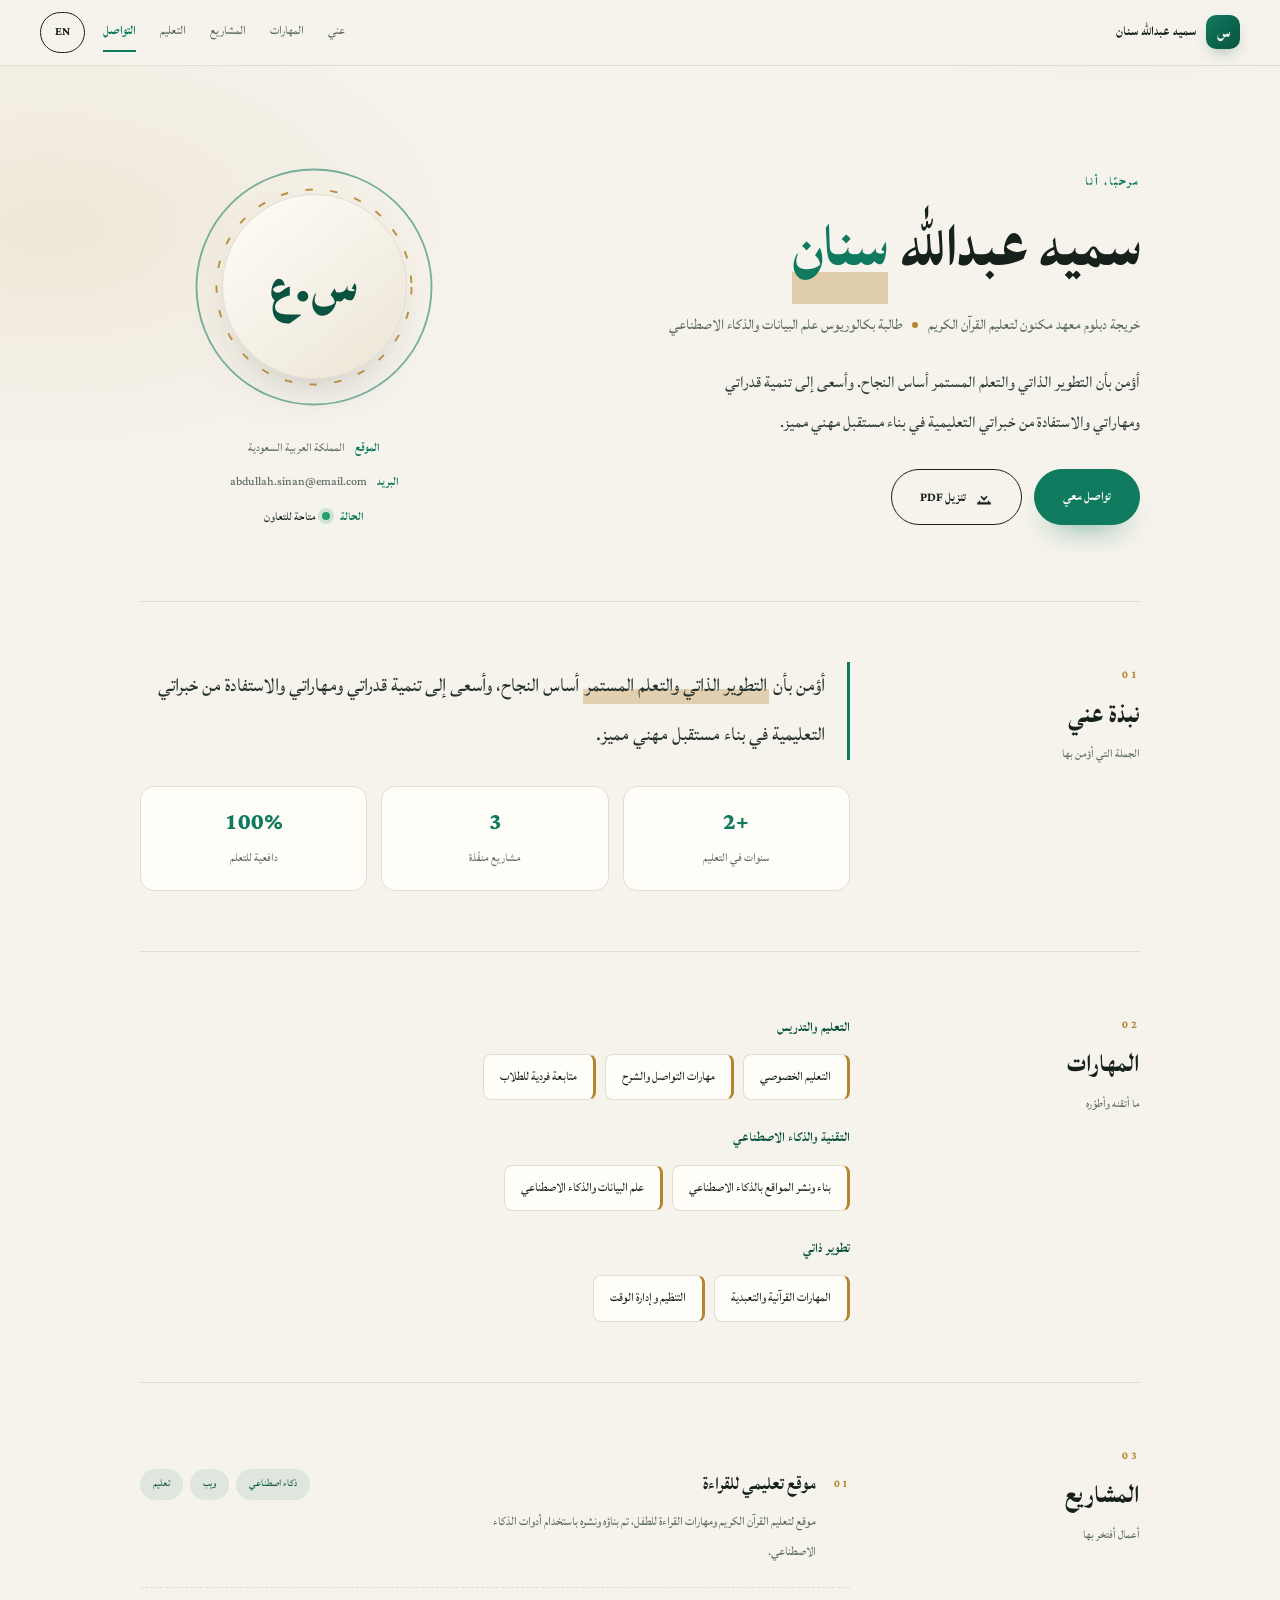
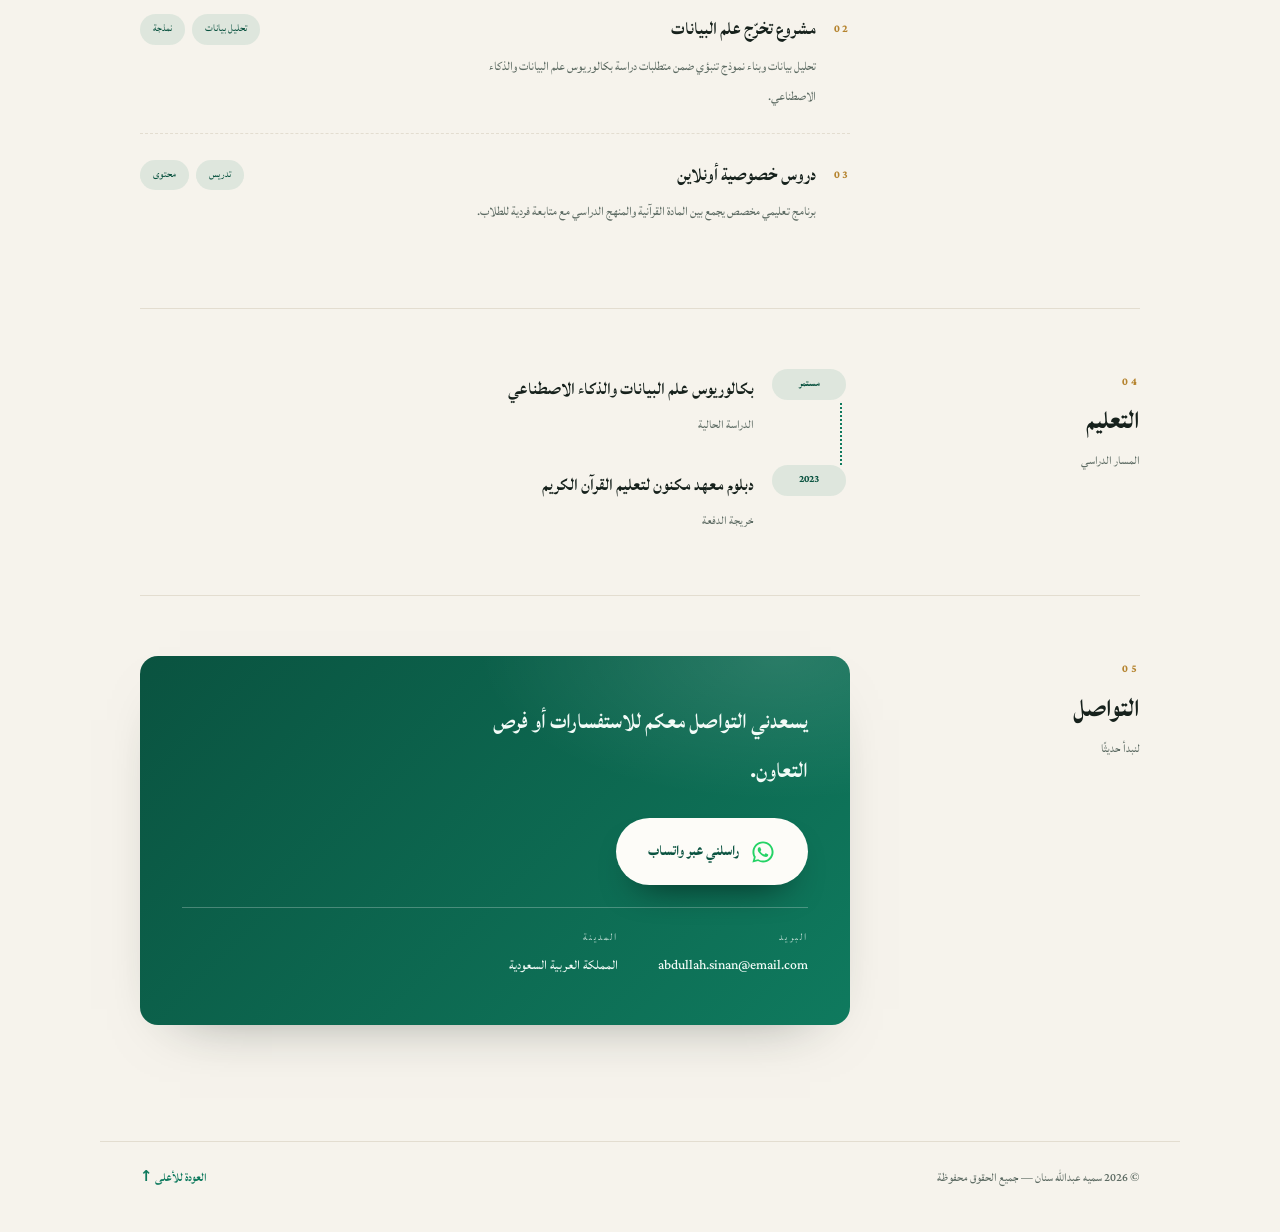
<file: index.html>
<!DOCTYPE html>
<html lang="ar" dir="rtl">
<head>
  <meta charset="UTF-8">
  <meta name="viewport" content="width=device-width, initial-scale=1.0">
  <meta name="description" content="سميه عبدالله سنان — خريجة دبلوم معهد مكنون لتعليم القرآن الكريم، طالبة بكالوريوس علم البيانات والذكاء الاصطناعي">
  <title>سميه عبدالله سنان | سيرة ذاتية</title>
  <link rel="preconnect" href="https://fonts.googleapis.com">
  <link rel="preconnect" href="https://fonts.gstatic.com" crossorigin>
  <link href="https://fonts.googleapis.com/css2?family=Lateef:wght@300;400;500;600;700;800&display=swap" rel="stylesheet">
  <link rel="stylesheet" href="style.css">
</head>
<body>

  <div class="progress" id="progress" aria-hidden="true"></div>

  <!-- ===== الشريط العلوي ===== -->
  <header class="topbar" id="topbar">
    <a class="brand" href="#top">
      <span class="brand-mark">س</span>
      <span class="brand-name">سميه عبدالله سنان</span>
    </a>

    <nav class="nav" aria-label="التنقل الرئيسي">
      <a href="#about">عني</a>
      <a href="#skills">المهارات</a>
      <a href="#projects">المشاريع</a>
      <a href="#education">التعليم</a>
      <a href="#contact">التواصل</a>
    </nav>

    <a class="lang" href="en.html" hreflang="en" lang="en" dir="ltr">EN</a>
  </header>

  <main id="top">

    <!-- ===== الاسم والعنوان المهني ===== -->
    <section class="hero">
      <div class="hero-copy reveal">
        <p class="eyebrow">مرحبًا، أنا</p>
        <h1>سميه عبدالله <span class="accent">سنان</span></h1>
        <p class="role">
          خريجة دبلوم معهد مكنون لتعليم القرآن الكريم
          <span class="sep" aria-hidden="true"></span>
          طالبة بكالوريوس علم البيانات والذكاء الاصطناعي
        </p>
        <p class="lead">
          أؤمن بأن التطوير الذاتي والتعلم المستمر أساس النجاح. وأسعى إلى تنمية قدراتي
          ومهاراتي والاستفادة من خبراتي التعليمية في بناء مستقبل مهني مميز.
        </p>
        <div class="hero-actions">
          <a href="#contact" class="btn btn-solid">تواصل معي</a>
          <button type="button" class="btn btn-line" onclick="window.print()">
            <svg viewBox="0 0 24 24" aria-hidden="true"><path fill="currentColor" d="M12 3v10.6l3.3-3.3 1.4 1.4L12 17.4l-4.7-5.7 1.4-1.4L12 13.6V3h0zM5 19v-2h2v2h10v-2h2v2h2v3H3v-3h2z"/></svg>
            تنزيل PDF
          </button>
        </div>
      </div>

      <div class="hero-art reveal" aria-hidden="true">
        <div class="monogram">
          <span>س.ع</span>
          <svg class="ring" viewBox="0 0 200 200">
            <circle cx="100" cy="100" r="94" />
            <circle cx="100" cy="100" r="78" class="dash" />
          </svg>
        </div>
        <ul class="hero-meta">
          <li><span>الموقع</span> المملكة العربية السعودية</li>
          <li><span>البريد</span> abdullah.sinan@email.com</li>
          <li><span>الحالة</span> <em class="dot-live">متاحة للتعاون</em></li>
        </ul>
      </div>
    </section>

    <!-- ===== جملة تعريف ===== -->
    <section class="sec" id="about">
      <div class="sec-head reveal">
        <span class="sec-index">01</span>
        <h2>نبذة عني</h2>
        <p>الجملة التي أؤمن بها</p>
      </div>
      <div class="sec-body reveal">
        <blockquote class="quote">
          أؤمن بأن <mark>التطوير الذاتي والتعلم المستمر</mark> أساس النجاح، وأسعى إلى
          تنمية قدراتي ومهاراتي والاستفادة من خبراتي التعليمية في بناء مستقبل مهني مميز.
        </blockquote>
        <div class="facts">
          <div class="fact"><strong>+2</strong><span>سنوات في التعليم</span></div>
          <div class="fact"><strong>3</strong><span>مشاريع منفّذة</span></div>
          <div class="fact"><strong>100%</strong><span>دافعية للتعلم</span></div>
        </div>
      </div>
    </section>

    <!-- ===== المهارات ===== -->
    <section class="sec" id="skills">
      <div class="sec-head reveal">
        <span class="sec-index">02</span>
        <h2>المهارات</h2>
        <p>ما أتقنه وأطوّره</p>
      </div>
      <div class="sec-body reveal">
        <div class="skill-groups">
          <div class="skill-group">
            <h3>التعليم والتدريس</h3>
            <ul class="chips">
              <li>التعليم الخصوصي</li>
              <li>مهارات التواصل والشرح</li>
              <li>متابعة فردية للطلاب</li>
            </ul>
          </div>
          <div class="skill-group">
            <h3>التقنية والذكاء الاصطناعي</h3>
            <ul class="chips">
              <li>بناء ونشر المواقع بالذكاء الاصطناعي</li>
              <li>علم البيانات والذكاء الاصطناعي</li>
            </ul>
          </div>
          <div class="skill-group">
            <h3>تطوير ذاتي</h3>
            <ul class="chips">
              <li>المهارات القرآنية والتعبدية</li>
              <li>التنظيم وإدارة الوقت</li>
            </ul>
          </div>
        </div>
      </div>
    </section>

    <!-- ===== المشاريع ===== -->
    <section class="sec" id="projects">
      <div class="sec-head reveal">
        <span class="sec-index">03</span>
        <h2>المشاريع</h2>
        <p>أعمال أفتخر بها</p>
      </div>
      <div class="sec-body reveal">
        <ol class="works">
          <li class="work">
            <span class="work-no">01</span>
            <div class="work-main">
              <h3>موقع تعليمي للقراءة</h3>
              <p>موقع لتعليم القرآن الكريم ومهارات القراءة للطفل، تم بناؤه ونشره باستخدام أدوات الذكاء الاصطناعي.</p>
            </div>
            <ul class="tags">
              <li>ذكاء اصطناعي</li>
              <li>ويب</li>
              <li>تعليم</li>
            </ul>
          </li>
          <li class="work">
            <span class="work-no">02</span>
            <div class="work-main">
              <h3>مشروع تخرّج علم البيانات</h3>
              <p>تحليل بيانات وبناء نموذج تنبؤي ضمن متطلبات دراسة بكالوريوس علم البيانات والذكاء الاصطناعي.</p>
            </div>
            <ul class="tags">
              <li>تحليل بيانات</li>
              <li>نمذجة</li>
            </ul>
          </li>
          <li class="work">
            <span class="work-no">03</span>
            <div class="work-main">
              <h3>دروس خصوصية أونلاين</h3>
              <p>برنامج تعليمي مخصص يجمع بين المادة القرآنية والمنهج الدراسي مع متابعة فردية للطلاب.</p>
            </div>
            <ul class="tags">
              <li>تدريس</li>
              <li>محتوى</li>
            </ul>
          </li>
        </ol>
      </div>
    </section>

    <!-- ===== التعليم ===== -->
    <section class="sec" id="education">
      <div class="sec-head reveal">
        <span class="sec-index">04</span>
        <h2>التعليم</h2>
        <p>المسار الدراسي</p>
      </div>
      <div class="sec-body reveal">
        <ol class="edu">
          <li>
            <span class="edu-year">مستمر</span>
            <div>
              <h3>بكالوريوس علم البيانات والذكاء الاصطناعي</h3>
              <p>الدراسة الحالية</p>
            </div>
          </li>
          <li>
            <span class="edu-year">2023</span>
            <div>
              <h3>دبلوم معهد مكنون لتعليم القرآن الكريم</h3>
              <p>خريجة الدفعة</p>
            </div>
          </li>
        </ol>
      </div>
    </section>

    <!-- ===== التواصل ===== -->
    <section class="sec sec-contact" id="contact">
      <div class="sec-head reveal">
        <span class="sec-index">05</span>
        <h2>التواصل</h2>
        <p>لنبدأ حديثًا</p>
      </div>
      <div class="sec-body reveal">
        <div class="cta">
          <h3>يسعدني التواصل معكم للاستفسارات أو فرص التعاون.</h3>
          <a class="whatsapp" href="https://wa.me/966500000000" target="_blank" rel="noopener">
            <svg viewBox="0 0 32 32" aria-hidden="true"><path fill="currentColor" d="M16.003 3C8.83 3 3 8.83 3 16c0 2.3.62 4.46 1.7 6.33L3 29l6.85-1.78A12.94 12.94 0 0 0 16.003 29C23.18 29 29 23.17 29 16S23.18 3 16.003 3zm0 23.6c-2 0-3.86-.54-5.48-1.5l-.39-.23-4.07 1.06 1.08-3.97-.26-.41A10.57 10.57 0 0 1 5.4 16c0-5.86 4.76-10.62 10.6-10.62 5.85 0 10.6 4.76 10.6 10.62 0 5.85-4.75 10.6-10.6 10.6zm5.82-7.93c-.32-.16-1.89-.93-2.18-1.04-.29-.11-.5-.16-.72.16-.21.32-.82 1.04-1.01 1.25-.19.21-.37.24-.69.08-.32-.16-1.35-.5-2.57-1.58-.95-.85-1.59-1.9-1.78-2.22-.18-.32-.02-.5.14-.66.14-.14.32-.37.48-.56.16-.19.21-.32.32-.53.11-.21.05-.4-.03-.56-.08-.16-.72-1.74-.99-2.38-.26-.63-.53-.54-.72-.55h-.62c-.21 0-.56.08-.85.4-.29.32-1.11 1.09-1.11 2.65s1.14 3.08 1.3 3.29c.16.21 2.25 3.43 5.44 4.81.76.33 1.35.52 1.81.67.76.24 1.46.21 2.01.13.61-.09 1.89-.77 2.15-1.52.27-.75.27-1.39.19-1.52-.08-.13-.29-.21-.61-.37z"/></svg>
            راسلني عبر واتساب
          </a>
          <dl class="contact-list">
            <div><dt>البريد</dt><dd>abdullah.sinan@email.com</dd></div>
            <div><dt>المدينة</dt><dd>المملكة العربية السعودية</dd></div>
          </dl>
        </div>
      </div>
    </section>

  </main>

  <footer>
    <p>© 2026 سميه عبدالله سنان — جميع الحقوق محفوظة</p>
    <a href="#top">العودة للأعلى ↑</a>
  </footer>

  <script>
    // شريط تقدّم القراءة
    const bar = document.getElementById('progress');
    addEventListener('scroll', () => {
      const d = document.documentElement;
      const p = d.scrollTop / (d.scrollHeight - d.clientHeight) * 100;
      bar.style.width = p + '%';
    }, { passive: true });

    // ظهور تدريجي للعناصر
    const io = new IntersectionObserver(es => es.forEach(e => {
      if (e.isIntersecting) { e.target.classList.add('in'); io.unobserve(e.target); }
    }), { threshold: .15 });
    document.querySelectorAll('.reveal').forEach(el => io.observe(el));

    // إبراز الرابط النشط
    const links = [...document.querySelectorAll('.nav a')];
    const spy = new IntersectionObserver(es => es.forEach(e => {
      if (e.isIntersecting) {
        links.forEach(a => a.classList.toggle('active', a.hash === '#' + e.target.id));
      }
    }), { rootMargin: '-45% 0px -50% 0px' });
    document.querySelectorAll('.sec').forEach(s => spy.observe(s));
  </script>

</body>
</html>
</file>
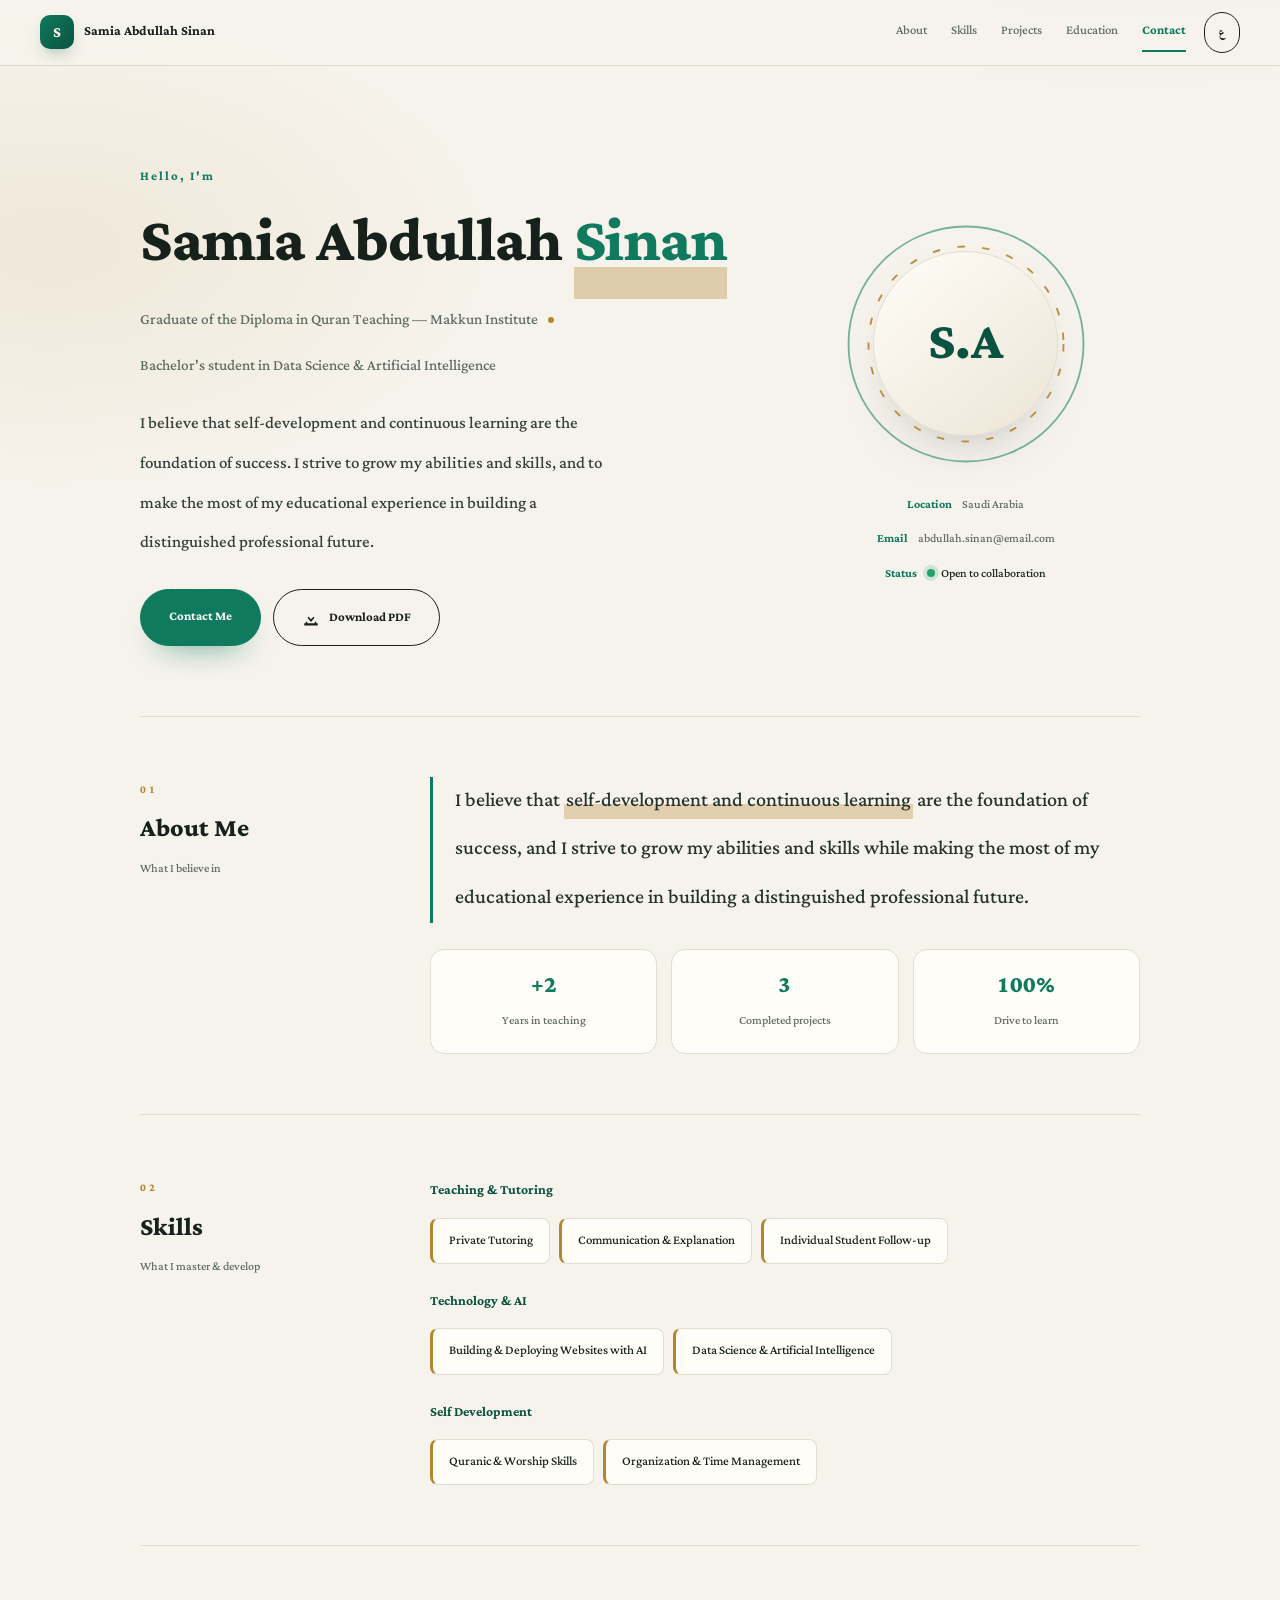
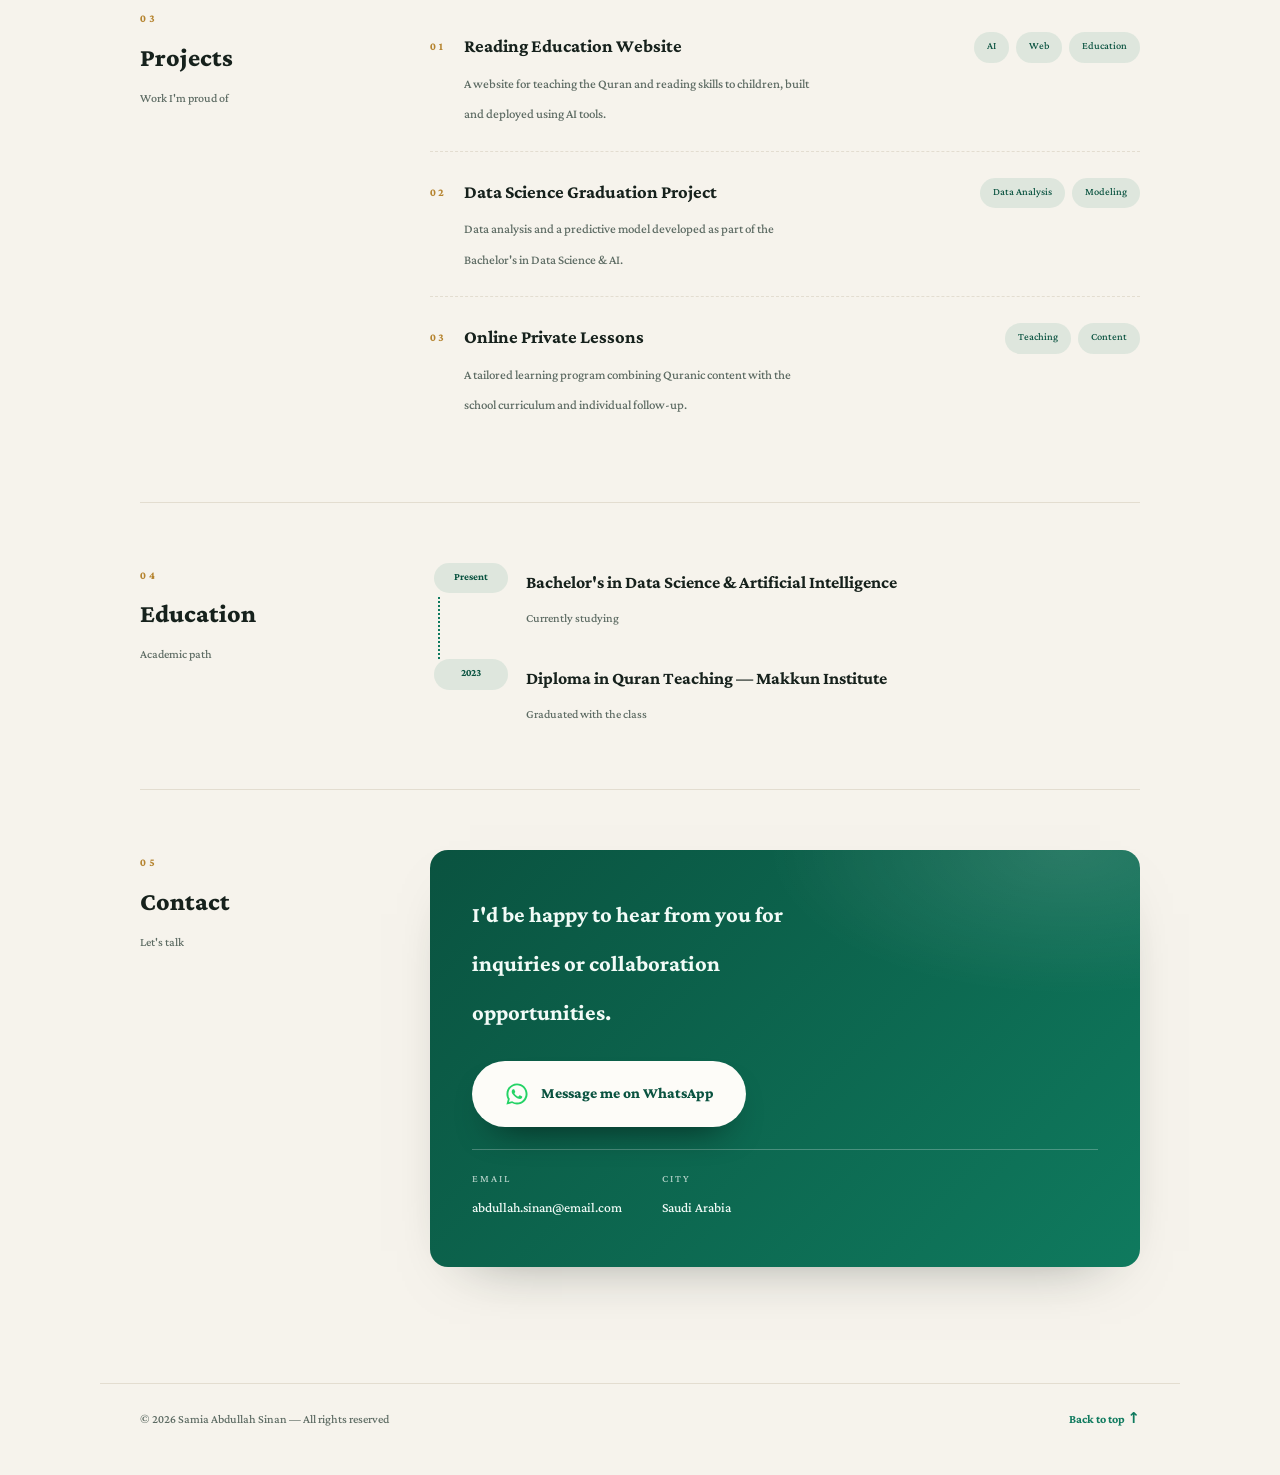
<file: en.html>
<!DOCTYPE html>
<html lang="en" dir="ltr">
<head>
  <meta charset="UTF-8">
  <meta name="viewport" content="width=device-width, initial-scale=1.0">
  <meta name="description" content="Samia Abdullah Sinan — Graduate of the Diploma in Quran Teaching, Makkun Institute. Bachelor's student in Data Science & AI.">
  <title>Samia Abdullah Sinan | Curriculum Vitae</title>
  <link rel="preconnect" href="https://fonts.googleapis.com">
  <link rel="preconnect" href="https://fonts.gstatic.com" crossorigin>
  <link href="https://fonts.googleapis.com/css2?family=Lateef:wght@300;400;500;600;700;800&display=swap" rel="stylesheet">
  <link rel="stylesheet" href="style.css">
</head>
<body>

  <div class="progress" id="progress" aria-hidden="true"></div>

  <!-- ===== Top bar ===== -->
  <header class="topbar" id="topbar">
    <a class="brand" href="#top">
      <span class="brand-mark">S</span>
      <span class="brand-name">Samia Abdullah Sinan</span>
    </a>

    <nav class="nav" aria-label="Main navigation">
      <a href="#about">About</a>
      <a href="#skills">Skills</a>
      <a href="#projects">Projects</a>
      <a href="#education">Education</a>
      <a href="#contact">Contact</a>
    </nav>

    <a class="lang" href="index.html" hreflang="ar" lang="ar" dir="rtl">ع</a>
  </header>

  <main id="top">

    <!-- ===== Name & professional title ===== -->
    <section class="hero">
      <div class="hero-copy reveal">
        <p class="eyebrow">Hello, I'm</p>
        <h1>Samia Abdullah <span class="accent">Sinan</span></h1>
        <p class="role">
          Graduate of the Diploma in Quran Teaching — Makkun Institute
          <span class="sep" aria-hidden="true"></span>
          Bachelor's student in Data Science &amp; Artificial Intelligence
        </p>
        <p class="lead">
          I believe that self-development and continuous learning are the foundation of success.
          I strive to grow my abilities and skills, and to make the most of my educational
          experience in building a distinguished professional future.
        </p>
        <div class="hero-actions">
          <a href="#contact" class="btn btn-solid">Contact Me</a>
          <button type="button" class="btn btn-line" onclick="window.print()">
            <svg viewBox="0 0 24 24" aria-hidden="true"><path fill="currentColor" d="M12 3v10.6l3.3-3.3 1.4 1.4L12 17.4l-4.7-5.7 1.4-1.4L12 13.6V3h0zM5 19v-2h2v2h10v-2h2v2h2v3H3v-3h2z"/></svg>
            Download PDF
          </button>
        </div>
      </div>

      <div class="hero-art reveal" aria-hidden="true">
        <div class="monogram">
          <span>S.A</span>
          <svg class="ring" viewBox="0 0 200 200">
            <circle cx="100" cy="100" r="94" />
            <circle cx="100" cy="100" r="78" class="dash" />
          </svg>
        </div>
        <ul class="hero-meta">
          <li><span>Location</span> Saudi Arabia</li>
          <li><span>Email</span> abdullah.sinan@email.com</li>
          <li><span>Status</span> <em class="dot-live">Open to collaboration</em></li>
        </ul>
      </div>
    </section>

    <!-- ===== Tagline ===== -->
    <section class="sec" id="about">
      <div class="sec-head reveal">
        <span class="sec-index">01</span>
        <h2>About Me</h2>
        <p>What I believe in</p>
      </div>
      <div class="sec-body reveal">
        <blockquote class="quote">
          I believe that <mark>self-development and continuous learning</mark> are the foundation
          of success, and I strive to grow my abilities and skills while making the most of my
          educational experience in building a distinguished professional future.
        </blockquote>
        <div class="facts">
          <div class="fact"><strong>+2</strong><span>Years in teaching</span></div>
          <div class="fact"><strong>3</strong><span>Completed projects</span></div>
          <div class="fact"><strong>100%</strong><span>Drive to learn</span></div>
        </div>
      </div>
    </section>

    <!-- ===== Skills ===== -->
    <section class="sec" id="skills">
      <div class="sec-head reveal">
        <span class="sec-index">02</span>
        <h2>Skills</h2>
        <p>What I master &amp; develop</p>
      </div>
      <div class="sec-body reveal">
        <div class="skill-groups">
          <div class="skill-group">
            <h3>Teaching &amp; Tutoring</h3>
            <ul class="chips">
              <li>Private Tutoring</li>
              <li>Communication &amp; Explanation</li>
              <li>Individual Student Follow-up</li>
            </ul>
          </div>
          <div class="skill-group">
            <h3>Technology &amp; AI</h3>
            <ul class="chips">
              <li>Building &amp; Deploying Websites with AI</li>
              <li>Data Science &amp; Artificial Intelligence</li>
            </ul>
          </div>
          <div class="skill-group">
            <h3>Self Development</h3>
            <ul class="chips">
              <li>Quranic &amp; Worship Skills</li>
              <li>Organization &amp; Time Management</li>
            </ul>
          </div>
        </div>
      </div>
    </section>

    <!-- ===== Projects ===== -->
    <section class="sec" id="projects">
      <div class="sec-head reveal">
        <span class="sec-index">03</span>
        <h2>Projects</h2>
        <p>Work I'm proud of</p>
      </div>
      <div class="sec-body reveal">
        <ol class="works">
          <li class="work">
            <span class="work-no">01</span>
            <div class="work-main">
              <h3>Reading Education Website</h3>
              <p>A website for teaching the Quran and reading skills to children, built and deployed using AI tools.</p>
            </div>
            <ul class="tags">
              <li>AI</li>
              <li>Web</li>
              <li>Education</li>
            </ul>
          </li>
          <li class="work">
            <span class="work-no">02</span>
            <div class="work-main">
              <h3>Data Science Graduation Project</h3>
              <p>Data analysis and a predictive model developed as part of the Bachelor's in Data Science &amp; AI.</p>
            </div>
            <ul class="tags">
              <li>Data Analysis</li>
              <li>Modeling</li>
            </ul>
          </li>
          <li class="work">
            <span class="work-no">03</span>
            <div class="work-main">
              <h3>Online Private Lessons</h3>
              <p>A tailored learning program combining Quranic content with the school curriculum and individual follow-up.</p>
            </div>
            <ul class="tags">
              <li>Teaching</li>
              <li>Content</li>
            </ul>
          </li>
        </ol>
      </div>
    </section>

    <!-- ===== Education ===== -->
    <section class="sec" id="education">
      <div class="sec-head reveal">
        <span class="sec-index">04</span>
        <h2>Education</h2>
        <p>Academic path</p>
      </div>
      <div class="sec-body reveal">
        <ol class="edu">
          <li>
            <span class="edu-year">Present</span>
            <div>
              <h3>Bachelor's in Data Science &amp; Artificial Intelligence</h3>
              <p>Currently studying</p>
            </div>
          </li>
          <li>
            <span class="edu-year">2023</span>
            <div>
              <h3>Diploma in Quran Teaching — Makkun Institute</h3>
              <p>Graduated with the class</p>
            </div>
          </li>
        </ol>
      </div>
    </section>

    <!-- ===== Contact ===== -->
    <section class="sec sec-contact" id="contact">
      <div class="sec-head reveal">
        <span class="sec-index">05</span>
        <h2>Contact</h2>
        <p>Let's talk</p>
      </div>
      <div class="sec-body reveal">
        <div class="cta">
          <h3>I'd be happy to hear from you for inquiries or collaboration opportunities.</h3>
          <a class="whatsapp" href="https://wa.me/966500000000" target="_blank" rel="noopener">
            <svg viewBox="0 0 32 32" aria-hidden="true"><path fill="currentColor" d="M16.003 3C8.83 3 3 8.83 3 16c0 2.3.62 4.46 1.7 6.33L3 29l6.85-1.78A12.94 12.94 0 0 0 16.003 29C23.18 29 29 23.17 29 16S23.18 3 16.003 3zm0 23.6c-2 0-3.86-.54-5.48-1.5l-.39-.23-4.07 1.06 1.08-3.97-.26-.41A10.57 10.57 0 0 1 5.4 16c0-5.86 4.76-10.62 10.6-10.62 5.85 0 10.6 4.76 10.6 10.62 0 5.85-4.75 10.6-10.6 10.6zm5.82-7.93c-.32-.16-1.89-.93-2.18-1.04-.29-.11-.5-.16-.72.16-.21.32-.82 1.04-1.01 1.25-.19.21-.37.24-.69.08-.32-.16-1.35-.5-2.57-1.58-.95-.85-1.59-1.9-1.78-2.22-.18-.32-.02-.5.14-.66.14-.14.32-.37.48-.56.16-.19.21-.32.32-.53.11-.21.05-.4-.03-.56-.08-.16-.72-1.74-.99-2.38-.26-.63-.53-.54-.72-.55h-.62c-.21 0-.56.08-.85.4-.29.32-1.11 1.09-1.11 2.65s1.14 3.08 1.3 3.29c.16.21 2.25 3.43 5.44 4.81.76.33 1.35.52 1.81.67.76.24 1.46.21 2.01.13.61-.09 1.89-.77 2.15-1.52.27-.75.27-1.39.19-1.52-.08-.13-.29-.21-.61-.37z"/></svg>
            Message me on WhatsApp
          </a>
          <dl class="contact-list">
            <div><dt>Email</dt><dd>abdullah.sinan@email.com</dd></div>
            <div><dt>City</dt><dd>Saudi Arabia</dd></div>
          </dl>
        </div>
      </div>
    </section>

  </main>

  <footer>
    <p>© 2026 Samia Abdullah Sinan — All rights reserved</p>
    <a href="#top">Back to top ↑</a>
  </footer>

  <script>
    const bar = document.getElementById('progress');
    addEventListener('scroll', () => {
      const d = document.documentElement;
      const p = d.scrollTop / (d.scrollHeight - d.clientHeight) * 100;
      bar.style.width = p + '%';
    }, { passive: true });

    const io = new IntersectionObserver(es => es.forEach(e => {
      if (e.isIntersecting) { e.target.classList.add('in'); io.unobserve(e.target); }
    }), { threshold: .15 });
    document.querySelectorAll('.reveal').forEach(el => io.observe(el));

    const links = [...document.querySelectorAll('.nav a')];
    const spy = new IntersectionObserver(es => es.forEach(e => {
      if (e.isIntersecting) {
        links.forEach(a => a.classList.toggle('active', a.hash === '#' + e.target.id));
      }
    }), { rootMargin: '-45% 0px -50% 0px' });
    document.querySelectorAll('.sec').forEach(s => spy.observe(s));
  </script>

</body>
</html>
</file>
<file: style.css>
/* =========================================================
   Samia Abdullah Sinan — CV
   Editorial light theme · RTL + LTR aware (logical properties)
   ========================================================= */

:root {
  --paper:      #f6f3ec;
  --paper-soft: #fffdf8;
  --ink:        #16211c;
  --ink-soft:   #5d6b63;
  --line:       #e3ddd0;
  --green:      #0f7a5e;
  --green-deep: #0a5340;
  --gold:       #b5842f;
  --shadow:     0 24px 60px -40px rgba(22, 33, 28, .55);
  --radius:     18px;
  --maxw:       1080px;
}

* { box-sizing: border-box; margin: 0; padding: 0; }

html { scroll-behavior: smooth; }

body {
  font-family: "Lateef", system-ui, sans-serif;
  background:
    radial-gradient(900px 460px at 88% -6%, rgba(15, 122, 94, .10), transparent 60%),
    radial-gradient(760px 420px at 4% 8%,  rgba(181, 132, 47, .10), transparent 58%),
    var(--paper);
  color: var(--ink);
  line-height: 1.9;
  font-size: 17px;
  -webkit-font-smoothing: antialiased;
}

::selection { background: rgba(15, 122, 94, .22); }

/* ---------- Reading progress ---------- */
.progress {
  position: fixed;
  inset-block-start: 0;
  inset-inline-start: 0;
  height: 3px;
  width: 0;
  background: linear-gradient(90deg, var(--gold), var(--green));
  z-index: 100;
}

/* ---------- Top bar ---------- */
.topbar {
  position: sticky;
  inset-block-start: 0;
  z-index: 90;
  display: flex;
  align-items: center;
  gap: 18px;
  padding: 12px clamp(16px, 4vw, 40px);
  background: rgba(246, 243, 236, .82);
  backdrop-filter: blur(12px);
  border-block-end: 1px solid var(--line);
}

.brand {
  display: flex;
  align-items: center;
  gap: 10px;
  text-decoration: none;
  color: inherit;
  font-weight: 700;
}

.brand-mark {
  width: 34px; height: 34px;
  display: grid; place-items: center;
  border-radius: 10px;
  background: linear-gradient(135deg, var(--green), var(--green-deep));
  color: #f6f3ec;
  font-size: 19px;
  font-weight: 800;
  box-shadow: 0 8px 18px -10px rgba(10, 83, 64, .9);
}

.brand-name { font-size: 17px; }

.nav {
  display: flex;
  gap: clamp(10px, 2vw, 24px);
  margin-inline-start: auto;
}

.nav a {
  text-decoration: none;
  color: var(--ink-soft);
  font-size: 16px;
  padding-block: 4px;
  border-block-end: 2px solid transparent;
  transition: color .2s, border-color .2s;
}

.nav a:hover { color: var(--ink); }

.nav a.active {
  color: var(--green);
  border-block-end-color: var(--green);
  font-weight: 700;
}

.lang {
  text-decoration: none;
  font-weight: 700;
  font-size: 15px;
  padding: 5px 14px;
  border: 1.5px solid var(--ink);
  border-radius: 999px;
  color: var(--ink);
  transition: background .2s, color .2s;
}

.lang:hover { background: var(--ink); color: var(--paper); }

/* ---------- Layout ---------- */
main {
  max-width: var(--maxw);
  margin-inline: auto;
  padding-inline: clamp(16px, 4vw, 40px);
}

/* ---------- Hero ---------- */
.hero {
  display: grid;
  grid-template-columns: minmax(0, 1.35fr) minmax(240px, .8fr);
  gap: clamp(28px, 5vw, 64px);
  align-items: center;
  padding-block: clamp(46px, 8vw, 96px) clamp(36px, 6vw, 70px);
}

.eyebrow {
  color: var(--green);
  font-weight: 700;
  letter-spacing: 2px;
  font-size: 16px;
}

.hero h1 {
  font-size: clamp(40px, 7.5vw, 78px);
  line-height: 1.15;
  font-weight: 800;
  margin-block: 6px 14px;
  letter-spacing: -.5px;
}

.accent {
  color: var(--green);
  background-image: linear-gradient(transparent 72%, rgba(181, 132, 47, .35) 72%);
}

.role {
  color: var(--ink-soft);
  font-size: clamp(16px, 2.2vw, 19px);
  display: flex;
  flex-wrap: wrap;
  align-items: center;
  gap: 10px;
}

.sep {
  width: 6px; height: 6px;
  border-radius: 50%;
  background: var(--gold);
  flex: none;
}

.lead {
  margin-block: 20px 26px;
  font-size: clamp(17px, 2.3vw, 21px);
  color: #33413a;
  max-width: 58ch;
}

.hero-actions { display: flex; flex-wrap: wrap; gap: 12px; }

.btn {
  font-family: inherit;
  font-size: 16px;
  font-weight: 700;
  padding: 12px 28px;
  border-radius: 999px;
  cursor: pointer;
  display: inline-flex;
  align-items: center;
  gap: 9px;
  text-decoration: none;
  transition: transform .2s, box-shadow .2s, background .2s, color .2s;
}

.btn svg { width: 18px; height: 18px; }

.btn-solid {
  background: var(--green);
  color: #fdfcf8;
  border: 1.5px solid var(--green);
  box-shadow: 0 16px 32px -20px rgba(15, 122, 94, .95);
}

.btn-solid:hover { background: var(--green-deep); border-color: var(--green-deep); transform: translateY(-3px); }

.btn-line {
  background: transparent;
  color: var(--ink);
  border: 1.5px solid var(--ink);
}

.btn-line:hover { background: var(--ink); color: var(--paper); transform: translateY(-3px); }

/* Hero art */
.hero-art { display: grid; justify-items: center; gap: 22px; }

.monogram {
  position: relative;
  width: clamp(180px, 22vw, 250px);
  aspect-ratio: 1;
  display: grid;
  place-items: center;
}

.monogram span {
  font-size: clamp(46px, 6vw, 66px);
  font-weight: 800;
  color: var(--green-deep);
  background: linear-gradient(140deg, #fffdf8, #ece5d6);
  border: 1px solid var(--line);
  border-radius: 50%;
  width: 74%;
  aspect-ratio: 1;
  display: grid;
  place-items: center;
  box-shadow: var(--shadow);
}

.ring { position: absolute; inset: 0; width: 100%; height: 100%; }

.ring circle {
  fill: none;
  stroke: var(--green);
  stroke-width: 1.5;
  opacity: .55;
  transform-origin: center;
  animation: spin 26s linear infinite;
}

.ring .dash {
  stroke: var(--gold);
  stroke-dasharray: 6 14;
  opacity: .9;
  animation-direction: reverse;
  animation-duration: 18s;
}

@keyframes spin { to { transform: rotate(360deg); } }

.hero-meta {
  list-style: none;
  display: grid;
  gap: 6px;
  font-size: 15px;
  color: var(--ink-soft);
  text-align: center;
}

.hero-meta span {
  color: var(--green);
  font-weight: 700;
  margin-inline-end: 8px;
}

.dot-live { font-style: normal; color: var(--ink); }

.dot-live::before {
  content: "";
  display: inline-block;
  width: 8px; height: 8px;
  border-radius: 50%;
  background: #22a06b;
  margin-inline-end: 6px;
  box-shadow: 0 0 0 4px rgba(34, 160, 107, .18);
}

/* ---------- Sections: editorial 2-column ---------- */
.sec {
  display: grid;
  grid-template-columns: minmax(170px, 230px) minmax(0, 1fr);
  gap: clamp(22px, 5vw, 60px);
  padding-block: clamp(34px, 5vw, 60px);
  border-block-start: 1px solid var(--line);
  scroll-margin-top: 76px;
}

.sec-head { position: relative; }

.sec-index {
  display: block;
  font-size: 14px;
  font-weight: 700;
  letter-spacing: 3px;
  color: var(--gold);
  margin-block-end: 6px;
}

.sec-head h2 {
  font-size: clamp(24px, 3.4vw, 32px);
  font-weight: 800;
  line-height: 1.3;
}

.sec-head p {
  color: var(--ink-soft);
  font-size: 15px;
  margin-block-start: 4px;
}

/* ---------- About ---------- */
.quote {
  font-size: clamp(19px, 2.6vw, 25px);
  line-height: 1.95;
  color: #26332c;
  padding-inline-start: 22px;
  border-inline-start: 3px solid var(--green);
}

.quote mark {
  background: linear-gradient(transparent 60%, rgba(181, 132, 47, .32) 60%);
  color: inherit;
  padding: 0 2px;
}

.facts {
  display: grid;
  grid-template-columns: repeat(auto-fit, minmax(150px, 1fr));
  gap: 14px;
  margin-block-start: 26px;
}

.fact {
  background: var(--paper-soft);
  border: 1px solid var(--line);
  border-radius: 14px;
  padding: 16px 18px;
  text-align: center;
}

.fact strong {
  display: block;
  font-size: 30px;
  font-weight: 800;
  color: var(--green);
  line-height: 1.3;
}

.fact span { color: var(--ink-soft); font-size: 15px; }

/* ---------- Skills ---------- */
.skill-groups { display: grid; gap: 22px; }

.skill-group h3 {
  font-size: 17px;
  font-weight: 700;
  color: var(--green-deep);
  margin-block-end: 10px;
}

.chips { list-style: none; display: flex; flex-wrap: wrap; gap: 9px; }

.chips li {
  background: var(--paper-soft);
  border: 1px solid var(--line);
  border-inline-start: 3px solid var(--gold);
  padding: 7px 16px;
  border-radius: 8px;
  font-size: 16px;
  transition: transform .2s, border-color .2s, box-shadow .2s;
}

.chips li:hover {
  transform: translateY(-3px);
  border-color: var(--green);
  box-shadow: 0 12px 24px -18px rgba(22, 33, 28, .7);
}

/* ---------- Projects ---------- */
.works { list-style: none; }

.work {
  display: grid;
  grid-template-columns: auto minmax(0, 1fr) auto;
  gap: 18px;
  align-items: start;
  padding-block: 20px;
  border-block-end: 1px dashed var(--line);
  transition: background .25s;
}

.work:last-child { border-block-end: none; }
.work:hover { background: rgba(255, 253, 248, .8); }

.work-no {
  font-size: 14px;
  font-weight: 700;
  color: var(--gold);
  letter-spacing: 2px;
  padding-block-start: 8px;
}

.work-main h3 { font-size: clamp(19px, 2.4vw, 23px); font-weight: 700; }

.work-main p { color: var(--ink-soft); font-size: 16px; max-width: 60ch; }

.tags { list-style: none; display: flex; flex-wrap: wrap; gap: 7px; padding-block-start: 6px; }

.tags li {
  font-size: 13px;
  color: var(--green-deep);
  background: rgba(15, 122, 94, .10);
  border-radius: 999px;
  padding: 3px 13px;
  white-space: nowrap;
}

/* ---------- Education ---------- */
.edu { list-style: none; display: grid; gap: 0; }

.edu li {
  position: relative;
  display: grid;
  grid-template-columns: auto minmax(0, 1fr);
  gap: 18px;
  padding-block-end: 26px;
  padding-inline-start: 4px;
}

.edu li::before {
  content: "";
  position: absolute;
  inset-block-start: 34px;
  inset-inline-start: 8px;
  inset-block-end: 0;
  border-inline-start: 2px dotted var(--green);
}

.edu li:last-child { padding-block-end: 0; }
.edu li:last-child::before { display: none; }

.edu-year {
  font-size: 13px;
  font-weight: 700;
  color: var(--green-deep);
  background: rgba(15, 122, 94, .10);
  border-radius: 999px;
  padding: 3px 14px;
  height: fit-content;
  min-width: 74px;
  text-align: center;
  position: relative;
  z-index: 1;
}

.edu h3 { font-size: clamp(18px, 2.3vw, 22px); font-weight: 700; }
.edu p { color: var(--ink-soft); font-size: 15px; }

/* ---------- Contact ---------- */
.cta {
  background:
    radial-gradient(500px 240px at 90% 0%, rgba(255, 255, 255, .12), transparent 60%),
    linear-gradient(135deg, var(--green-deep), var(--green));
  color: #f2fbf7;
  border-radius: var(--radius);
  padding: clamp(26px, 4vw, 42px);
  box-shadow: var(--shadow);
}

.cta h3 {
  font-size: clamp(20px, 3vw, 28px);
  font-weight: 700;
  line-height: 1.75;
  max-width: 30ch;
}

.whatsapp {
  display: inline-flex;
  align-items: center;
  gap: 11px;
  margin-block: 22px;
  background: #fdfcf8;
  color: var(--green-deep);
  font-weight: 800;
  font-size: 19px;
  padding: 15px 32px;
  border-radius: 999px;
  text-decoration: none;
  box-shadow: 0 18px 36px -22px rgba(0, 0, 0, .85);
  transition: transform .2s, box-shadow .2s;
}

.whatsapp svg { width: 26px; height: 26px; color: #25d366; }

.whatsapp:hover { transform: translateY(-4px); box-shadow: 0 26px 44px -22px rgba(0, 0, 0, .9); }

.contact-list {
  display: flex;
  flex-wrap: wrap;
  gap: 12px 40px;
  border-block-start: 1px solid rgba(255, 255, 255, .25);
  padding-block-start: 18px;
}

.contact-list dt {
  font-size: 13px;
  letter-spacing: 2px;
  color: rgba(242, 251, 247, .72);
  text-transform: uppercase;
}

.contact-list dd { font-size: 17px; }

/* ---------- Footer ---------- */
footer {
  max-width: var(--maxw);
  margin-inline: auto;
  margin-block-start: clamp(30px, 5vw, 56px);
  padding: 22px clamp(16px, 4vw, 40px) 40px;
  border-block-start: 1px solid var(--line);
  display: flex;
  justify-content: space-between;
  align-items: center;
  gap: 14px;
  flex-wrap: wrap;
  color: var(--ink-soft);
  font-size: 15px;
}

footer a { color: var(--green); text-decoration: none; font-weight: 700; }
footer a:hover { text-decoration: underline; }

/* ---------- Reveal animation ---------- */
.reveal {
  opacity: 0;
  transform: translateY(22px);
  transition: opacity .7s ease, transform .7s cubic-bezier(.2, .7, .2, 1);
}

.reveal.in { opacity: 1; transform: none; }

@media (prefers-reduced-motion: reduce) {
  .reveal { opacity: 1; transform: none; transition: none; }
  .ring circle { animation: none; }
  html { scroll-behavior: auto; }
}

/* ---------- Responsive ---------- */
@media (max-width: 900px) {
  .nav { display: none; }
  .hero { grid-template-columns: 1fr; text-align: center; }
  .hero-actions { justify-content: center; }
  .role { justify-content: center; }
  .lead { margin-inline: auto; }
  .hero-art { order: -1; }
  .sec { grid-template-columns: 1fr; gap: 18px; }
  .sec-head { display: flex; align-items: baseline; gap: 14px; flex-wrap: wrap; }
  .sec-head p { width: 100%; margin-block-start: -6px; }
}

@media (max-width: 620px) {
  body { font-size: 16px; }
  .brand-name { display: none; }
  .work { grid-template-columns: 1fr; gap: 8px; }
  .work-no { padding-block-start: 0; }
  .quote { padding-inline-start: 16px; }
  .contact-list { display: grid; gap: 14px; }
  .whatsapp { width: 100%; justify-content: center; }
  .btn { flex: 1 1 auto; justify-content: center; }
  footer { justify-content: center; text-align: center; }
}

/* =========================================================
   Print / PDF
   ========================================================= */
@media print {
  @page { size: A4; margin: 12mm; }

  body { background: #fff !important; color: #111; font-size: 12.5px; line-height: 1.65; }

  .progress, .topbar, .hero-actions, .hero-art, footer a { display: none !important; }

  .hero {
    grid-template-columns: 1fr;
    padding-block: 0 14px;
    border-block-end: 2px solid #111;
    text-align: start;
  }

  .hero h1 { font-size: 28px; color: #111; }
  .accent { color: #0b6b3a; background: none; }
  .eyebrow, .role, .lead { color: #333 !important; }
  .lead { font-size: 13px; margin-block: 10px 0; max-width: none; }

  main { max-width: none; padding-inline: 0; }

  .sec {
    grid-template-columns: 150px 1fr;
    gap: 16px;
    padding-block: 14px;
    border-block-start: 1px solid #ccc;
    page-break-inside: avoid;
    break-inside: avoid;
  }

  .sec-head h2 { font-size: 17px; color: #111; }
  .sec-index { color: #0b6b3a; }
  .sec-head p { color: #555; }

  .quote { font-size: 14px; color: #222; border-color: #0b6b3a; }
  .quote mark { background: none; color: #0b6b3a; font-weight: 700; }

  .fact { background: #fff; border-color: #ddd; padding: 8px 10px; }
  .fact strong { font-size: 18px; color: #0b6b3a; }
  .fact span { font-size: 11px; color: #555; }

  .chips li { background: #f4f4f2; border-color: #ccc; border-inline-start-color: #0b6b3a; padding: 3px 10px; font-size: 12px; }
  .skill-group h3 { color: #0b6b3a; font-size: 13px; }
  .skill-groups { gap: 10px; }

  .work { padding-block: 8px; border-color: #ddd; background: none !important; grid-template-columns: auto 1fr auto; gap: 10px; }
  .work-no { color: #0b6b3a; }
  .work-main h3 { font-size: 14px; color: #111; }
  .work-main p { font-size: 12px; color: #444; }
  .tags li { background: #eef4f1; color: #0b6b3a; font-size: 10px; padding: 1px 8px; }

  .edu li { padding-block-end: 12px; }
  .edu-year { background: #eef4f1; color: #0b6b3a; font-size: 11px; min-width: 58px; padding: 1px 8px; }
  .edu h3 { font-size: 14px; color: #111; }
  .edu p { font-size: 12px; color: #555; }
  .edu li::before { border-color: #999; }

  .cta {
    background: #fff !important;
    color: #111 !important;
    border: 2px solid #0b6b3a;
    box-shadow: none;
    padding: 14px 16px;
  }

  .cta h3 { font-size: 15px; color: #111; max-width: none; }

  .whatsapp {
    background: #0b6b3a !important;
    color: #fff !important;
    font-size: 14px;
    padding: 8px 20px;
    box-shadow: none;
    margin-block: 12px;
  }

  .whatsapp svg { color: #fff; }
  .contact-list { border-color: #ddd; padding-block-start: 10px; gap: 8px 28px; }
  .contact-list dt { color: #666; font-size: 10px; }
  .contact-list dd { color: #111; font-size: 12px; }

  footer { border-color: #ccc; padding: 10px 0 0; font-size: 11px; margin-block-start: 14px; }

  .reveal { opacity: 1 !important; transform: none !important; }
}
</file>
